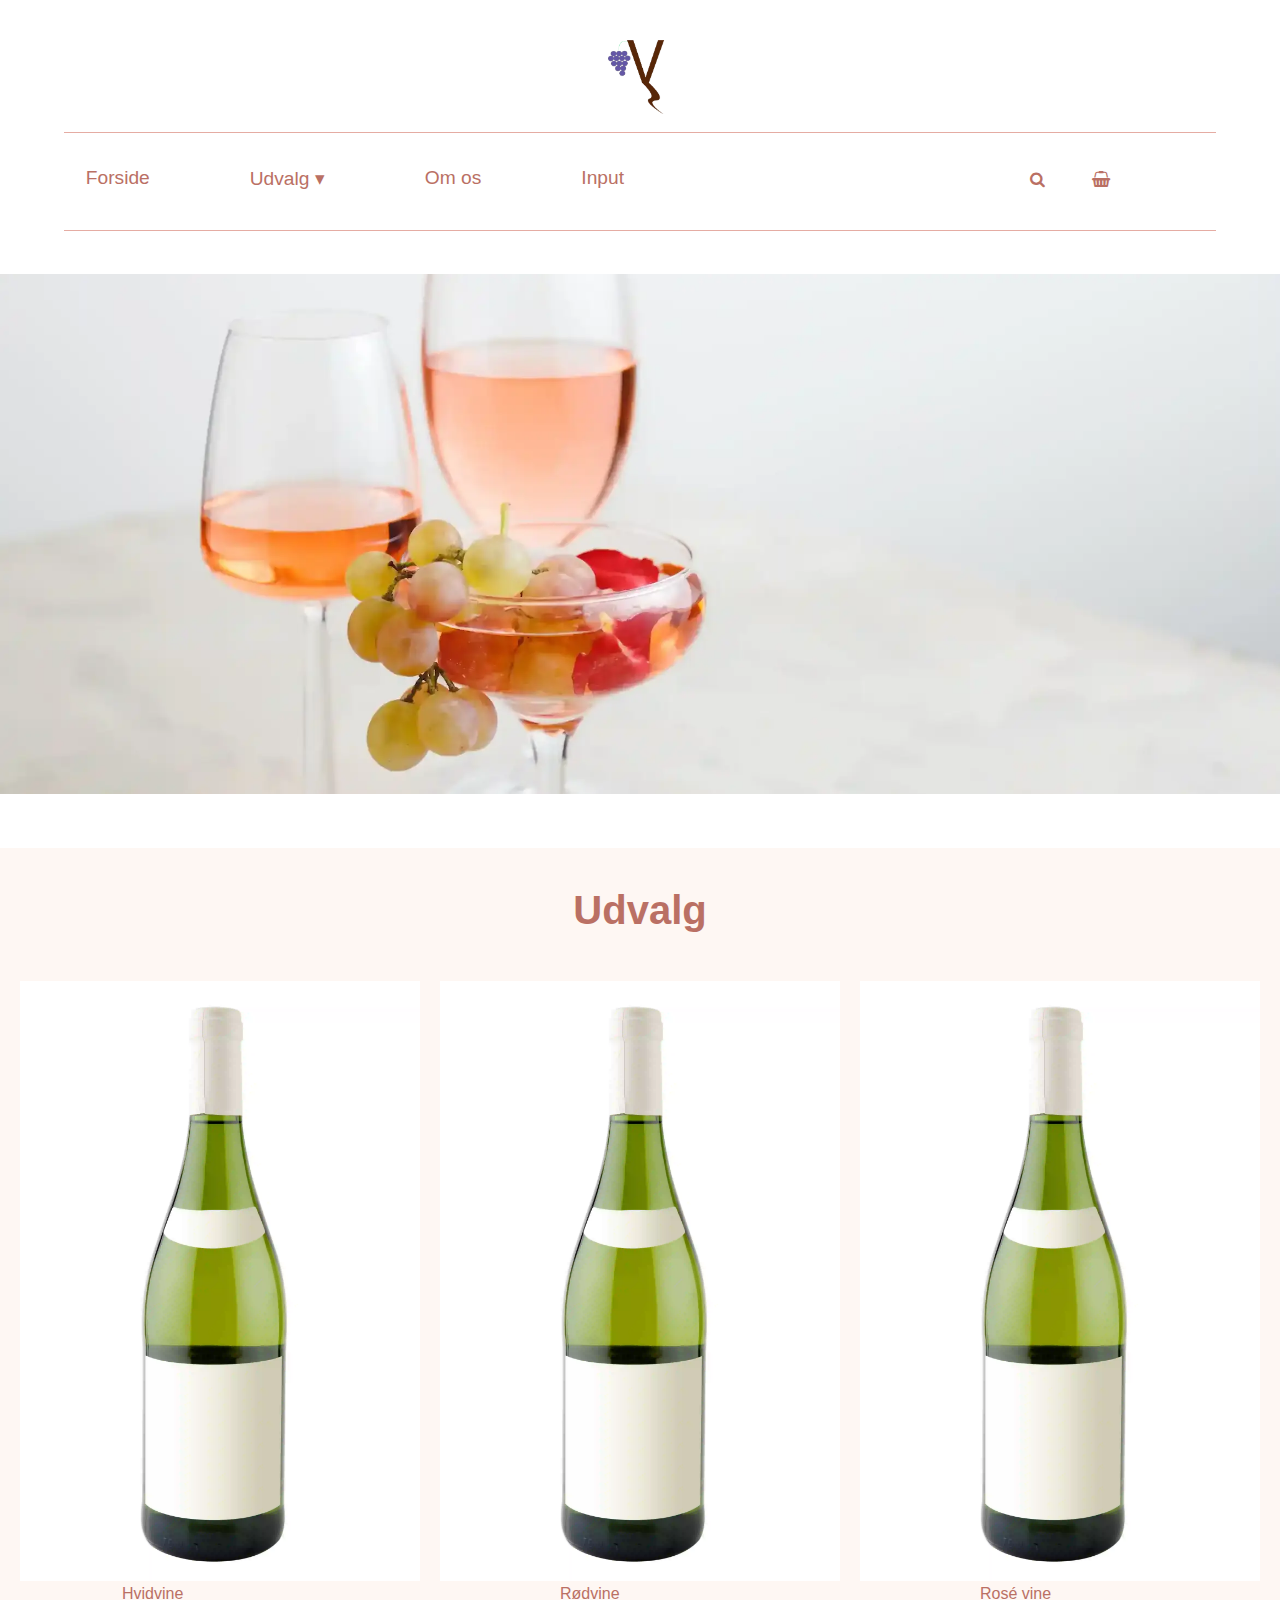
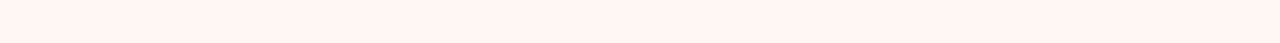
<file: index.html>
<!DOCTYPE html>
<html lang="da">
  <head>
    <meta charset="UTF-8" />
    <meta http-equiv="X-UA-Compatible" content="IE=edge" />
    <meta name="viewport" content="width=device-width, initial-scale=1.0" />
    <title>Vin Druen</title>
    <link rel="stylesheet" href="style.css" />
    <link rel="stylesheet" href="base.css" />
    <link rel="stylesheet" href="forside.css" />
    <link rel="stylesheet" href="https://cdnjs.cloudflare.com/ajax/libs/font-awesome/4.7.0/css/font-awesome.min.css" />
  </head>
  <body>
    <a href="index.html"> <img class="logo" src="img/logo.webp" alt="logo" /></a>
    <br />
    <div class="line"></div>
    <br />
    <header class="banner header">
      <nav>
        <div class="main-menu">
          <button class="toggle-btn">Menu</button>
          <ul>
            <li><a href="index.html">Forside</a></li>
            <li>
              <div class="dropdown">
                <button class="dropbtn">Udvalg ▾</button>
                <div class="dropdown-content">
                  <a href="productlist.html?type=Hvidvin">Hvidvin</a>
                  <a href="productlist.html?type=Rødvin">Rødvin</a>
                  <a href="productlist.html?type=Rosé">Rosé</a>
                  <a href="productlist.html">Naturvin</a>
                </div>
              </div>
            </li>
            <li><a href="om_os.html">Om os</a></li>
            <li><a href="form.html">Input</a></li>
          </ul>
        </div>
        <div class="icons">
          <a class="search" href="#"><i class="fa fa-fw fa-search"></i></a>

          <a class="basket" href="kurv.html"><i class="fa fa-shopping-basket"></i></a>
        </div>
      </nav>
    </header>
    <div class="line"></div>
    <br />
    <main>
      <img class="forside_billede" src="img/forside_billede.webp" alt="Vin og vindruer" />
      <div class="farve">
        <h2>Udvalg</h2>
        <div class="forside_grid_1-1-1">
          <div class="hvidvin">
            <img src="img/vin_flaske.webp" alt="vinflaske" />
            <a class="hvidvineknap" href="productlist.html?type=Hvidvin">Hvidvine</a>
          </div>
          <div class="rødvin">
            <img src="img/vin_flaske.webp" alt="vinflaske" />
            <a class="rodvinknap" href="productlist.html?type=Rødvin">Rødvine</a>
          </div>
          <div class="rosévin">
            <img src="img/vin_flaske.webp" alt="vinflaske" />
            <a class="roseknap" href="productlist.html?type=Rosé">Rosé vine</a>
          </div>
        </div>
      </div>
    </main>

    <script src="forside.js"></script>
    <script src="burgermenu.js"></script>
  </body>
</html>
</file>
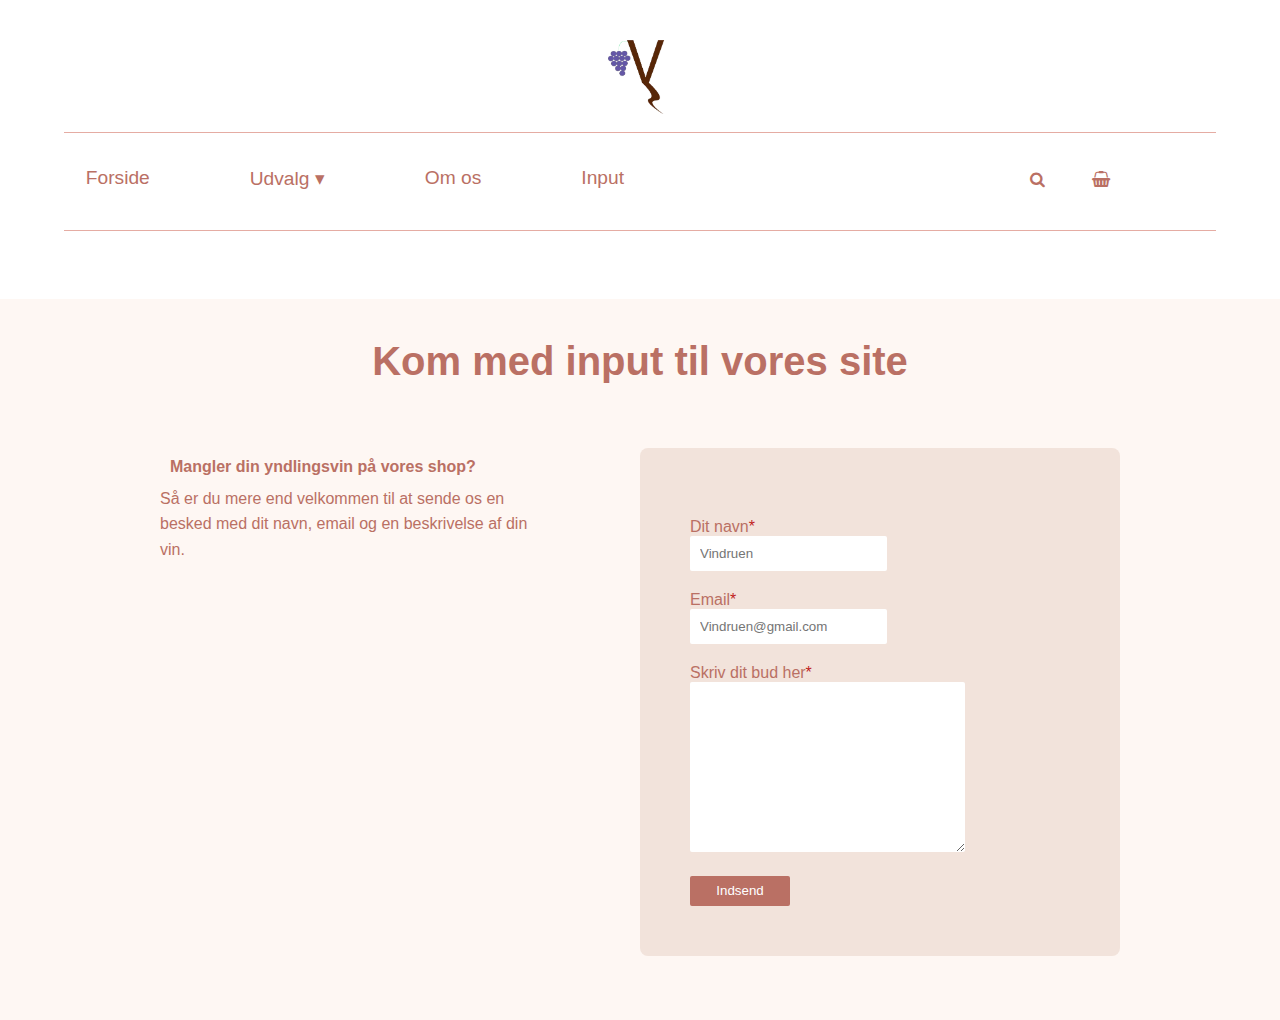
<file: form.html>
<!DOCTYPE html>
<html lang="da">
  <head>
    <meta charset="UTF-8" />
    <meta http-equiv="X-UA-Compatible" content="IE=edge" />
    <meta name="viewport" content="width=device-width, initial-scale=1.0" />
    <title>Vin Druen</title>
    <link rel="stylesheet" href="style.css" />
    <link rel="stylesheet" href="base.css" />
    <link rel="stylesheet" href="forside.css" />
    <link rel="stylesheet" href="https://cdnjs.cloudflare.com/ajax/libs/font-awesome/4.7.0/css/font-awesome.min.css" />
  </head>
  <body>
    <a href="index.html"> <img class="logo" src="img/logo.webp" alt="logo"></a>
    <br />
    <div class="line"></div>
    <br />
    <header class="banner header">
      <nav>
        <div class="main-menu">
          <button class="toggle-btn">Menu</button>
          <ul>
            <li><a href="index.html">Forside</a></li>
            <li>
              <div class="dropdown">
                <button class="dropbtn">Udvalg ▾</button>
                <div class="dropdown-content">
                  <a href="productlist.html?type=Hvidvin">Hvidvin</a>
                  <a href="productlist.html?type=Rødvin">Rødvin</a>
                  <a href="productlist.html?type=Rosé">Rosé</a>
                  <a href="productlist.html">Naturvin</a>
                </div>
              </div>
            </li>
            <li><a href="om_os.html">Om os</a></li>
            <li><a href="form.html">Input</a></li>
          </ul>
        </div>
      </ul>
          <div class="icons">
            <a class="search" href="#"><i class="fa fa-fw fa-search"></i></a>

            <a class="basket" href="kurv.html"><i class="fa fa-shopping-basket"></i></a>
          </div>
      </nav>
    </header>
    <div class="line"></div>
    <br />
    <main>
        <div class="farve">
<h2>Kom med input til vores site</h2>
<div class="form_grid_1-1">
    <div class="oplysninger">
        <h3>Mangler din yndlingsvin på vores shop?</h3>
        <p>Så er du mere end velkommen til at sende os en besked med dit navn, email og en beskrivelse af din vin.</p>
      </div>
    <div class="kontakt">
      <form name="kontakt">
        <div class="form-felt required">
          <label for="navn">Dit navn</label>
          <input type="text" id="navn" name="navn" placeholder="Vindruen" />
        </div>
        <div class="form-felt required">
          <label for="email">Email</label>
          <input type="email" id="email" name="email" placeholder="Vindruen@gmail.com" />
        </div>
        <div class="form-felt required">
          <label for="andet">Skriv dit bud her</label>
          <textarea name="besked" id="besked" cols="30" rows="10"></textarea>
        </div>
        <button type="submit">Indsend</button>
      </form>
    </div>
  </div>
</div>
    </main>
    
    <script src="burgermenu.js"></script>
  </body>
</html>
</file>
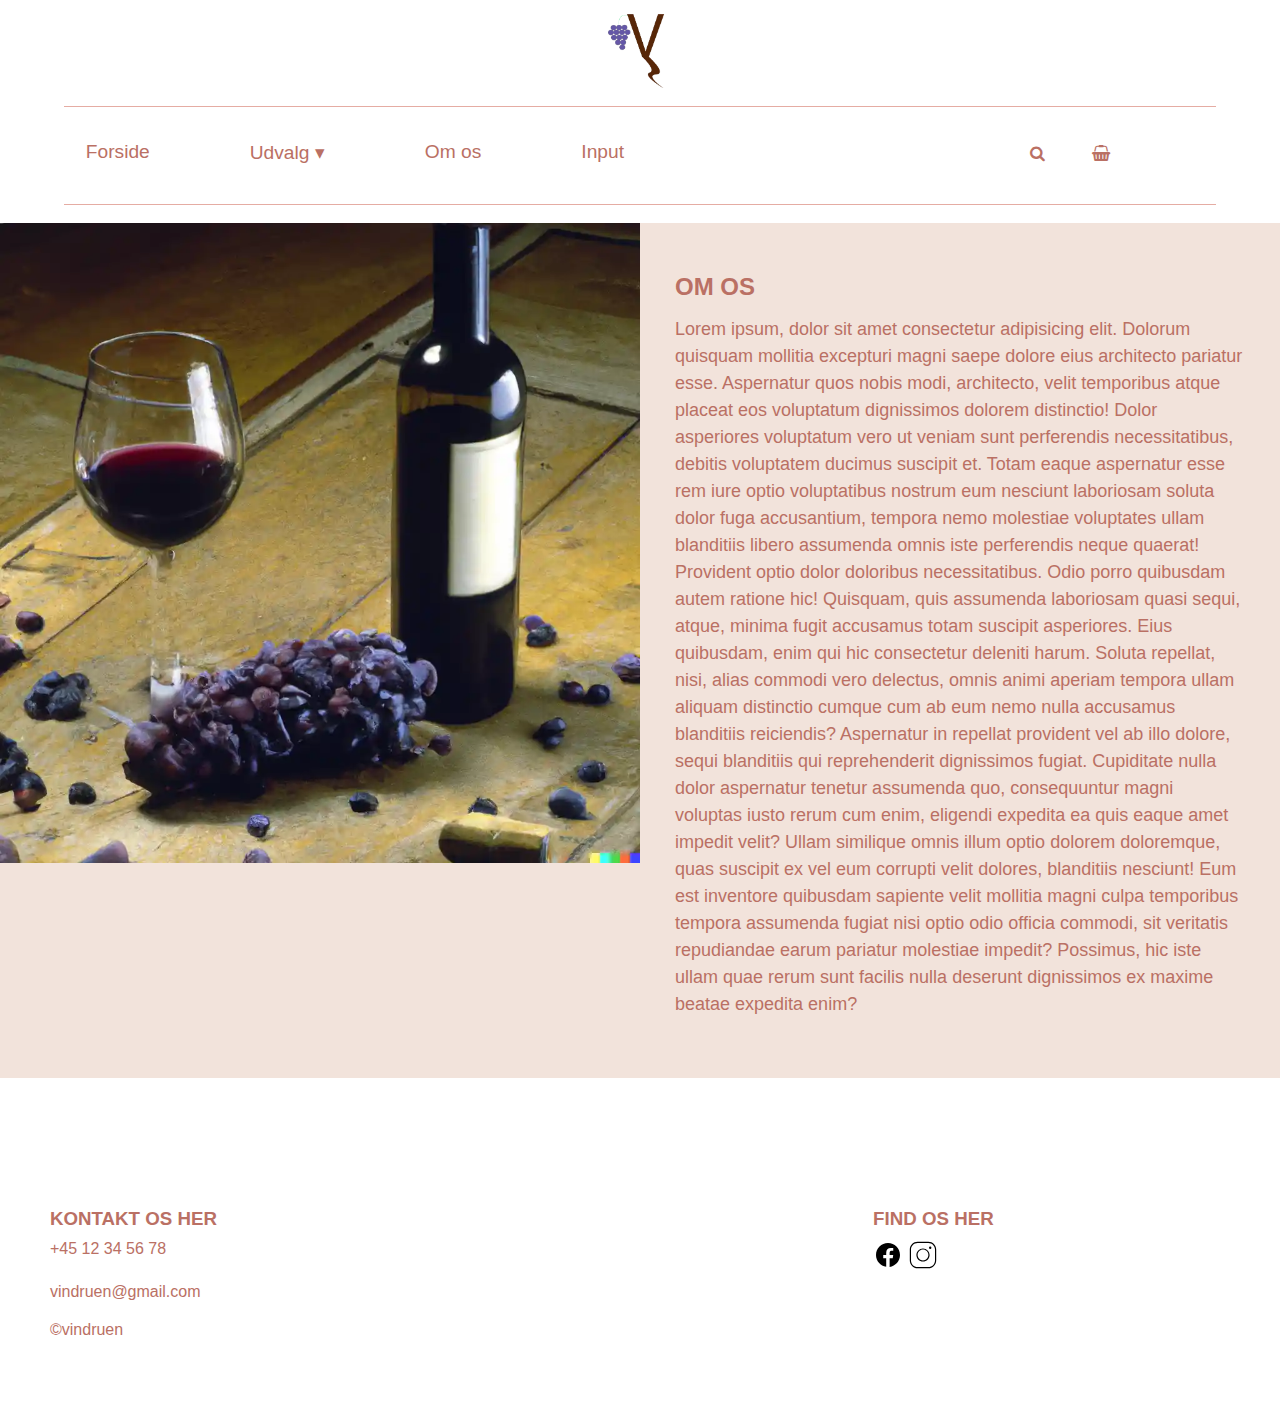
<file: om_os.html>
<!DOCTYPE html>
<html lang="da">
  <head>
    <meta charset="UTF-8" />
    <meta http-equiv="X-UA-Compatible" content="IE=edge" />
    <meta name="viewport" content="width=device-width, initial-scale=1.0" />
    <title>Vin Druen</title>
    <link rel="stylesheet" href="style.css" />
    <link rel="stylesheet" href="base.css" />
    <link rel="stylesheet" href="https://cdnjs.cloudflare.com/ajax/libs/font-awesome/4.7.0/css/font-awesome.min.css" />
  </head>
  <body>
    <a href="index.html"> <img class="logo" src="img/logo.webp" alt="logo"></a>
    <br />
    <div class="line"></div>
    <br />
    <header class="banner header">
      <nav>
        <div class="main-menu">
          <button class="toggle-btn">Menu</button>
          <ul>
            <li><a href="index.html">Forside</a></li>
            <li>
              <div class="dropdown">
                <button class="dropbtn">Udvalg ▾</button>
                <div class="dropdown-content">
                  <a href="productlist.html?type=Hvidvin">Hvidvin</a>
                  <a href="productlist.html?type=Rødvin">Rødvin</a>
                  <a href="productlist.html?type=Rosé">Rosé</a>
                  <a href="productlist.html">Naturvin</a>
                </div>
              </div>
            </li>
            <li><a href="om_os.html">Om os</a></li>
            <li><a href="form.html">Input</a></li>
          </ul>
        </div>
      </ul>
          <div class="icons">
            <a class="search" href="#"><i class="fa fa-fw fa-search"></i></a>

            <a class="basket" href="kurv.html"><i class="fa fa-shopping-basket"></i></a>
          </div>
      </nav>
    </header>
    <div class="line"></div>
    <br />
    <main>
      <section class="about_us">
        <div class="image-coontainer">
          <img src="assets/test.webp" alt="test" />
        </div>
        <div class="content">
          <h2>OM OS</h2>
          <p>
            Lorem ipsum, dolor sit amet consectetur adipisicing elit. Dolorum quisquam mollitia excepturi magni saepe dolore eius architecto pariatur esse. Aspernatur quos nobis modi, architecto, velit temporibus atque placeat eos voluptatum
            dignissimos dolorem distinctio! Dolor asperiores voluptatum vero ut veniam sunt perferendis necessitatibus, debitis voluptatem ducimus suscipit et. Totam eaque aspernatur esse rem iure optio voluptatibus nostrum eum nesciunt laboriosam
            soluta dolor fuga accusantium, tempora nemo molestiae voluptates ullam blanditiis libero assumenda omnis iste perferendis neque quaerat! Provident optio dolor doloribus necessitatibus. Odio porro quibusdam autem ratione hic! Quisquam,
            quis assumenda laboriosam quasi sequi, atque, minima fugit accusamus totam suscipit asperiores. Eius quibusdam, enim qui hic consectetur deleniti harum. Soluta repellat, nisi, alias commodi vero delectus, omnis animi aperiam tempora ullam
            aliquam distinctio cumque cum ab eum nemo nulla accusamus blanditiis reiciendis? Aspernatur in repellat provident vel ab illo dolore, sequi blanditiis qui reprehenderit dignissimos fugiat. Cupiditate nulla dolor aspernatur tenetur
            assumenda quo, consequuntur magni voluptas iusto rerum cum enim, eligendi expedita ea quis eaque amet impedit velit? Ullam similique omnis illum optio dolorem doloremque, quas suscipit ex vel eum corrupti velit dolores, blanditiis
            nesciunt! Eum est inventore quibusdam sapiente velit mollitia magni culpa temporibus tempora assumenda fugiat nisi optio odio officia commodi, sit veritatis repudiandae earum pariatur molestiae impedit? Possimus, hic iste ullam quae rerum
            sunt facilis nulla deserunt dignissimos ex maxime beatae expedita enim?
          </p>
        </div>
      </section>
    </main>
    <footer class="all_footer">
      <div class="footer_left">
        <h3>KONTAKT OS HER</h3>

        <div class="phone_number">
          <p>+45 12 34 56 78</p>
        </div>
        <div>
          <p class="email"><a class="email_link" href="mailto:vindruen@gmail.com">vindruen@gmail.com</a></p>
        </div>

        <p class="company_name">©vindruen</p>
      </div>

      <div class="footer_center"></div>
      <div class="footer_right">
        <h3>FIND OS HER</h3>
        <div class="footer_icons">
          <a
            ><i> <img src="assets/facebook.svg" alt="fb" /> </i
          ></a>
          <a
            ><i> <img src="assets/insta.svg" alt="insta" /> </i
          ></a>
        </div>
      </div>
    </footer>
  </body>
</html>
</file>
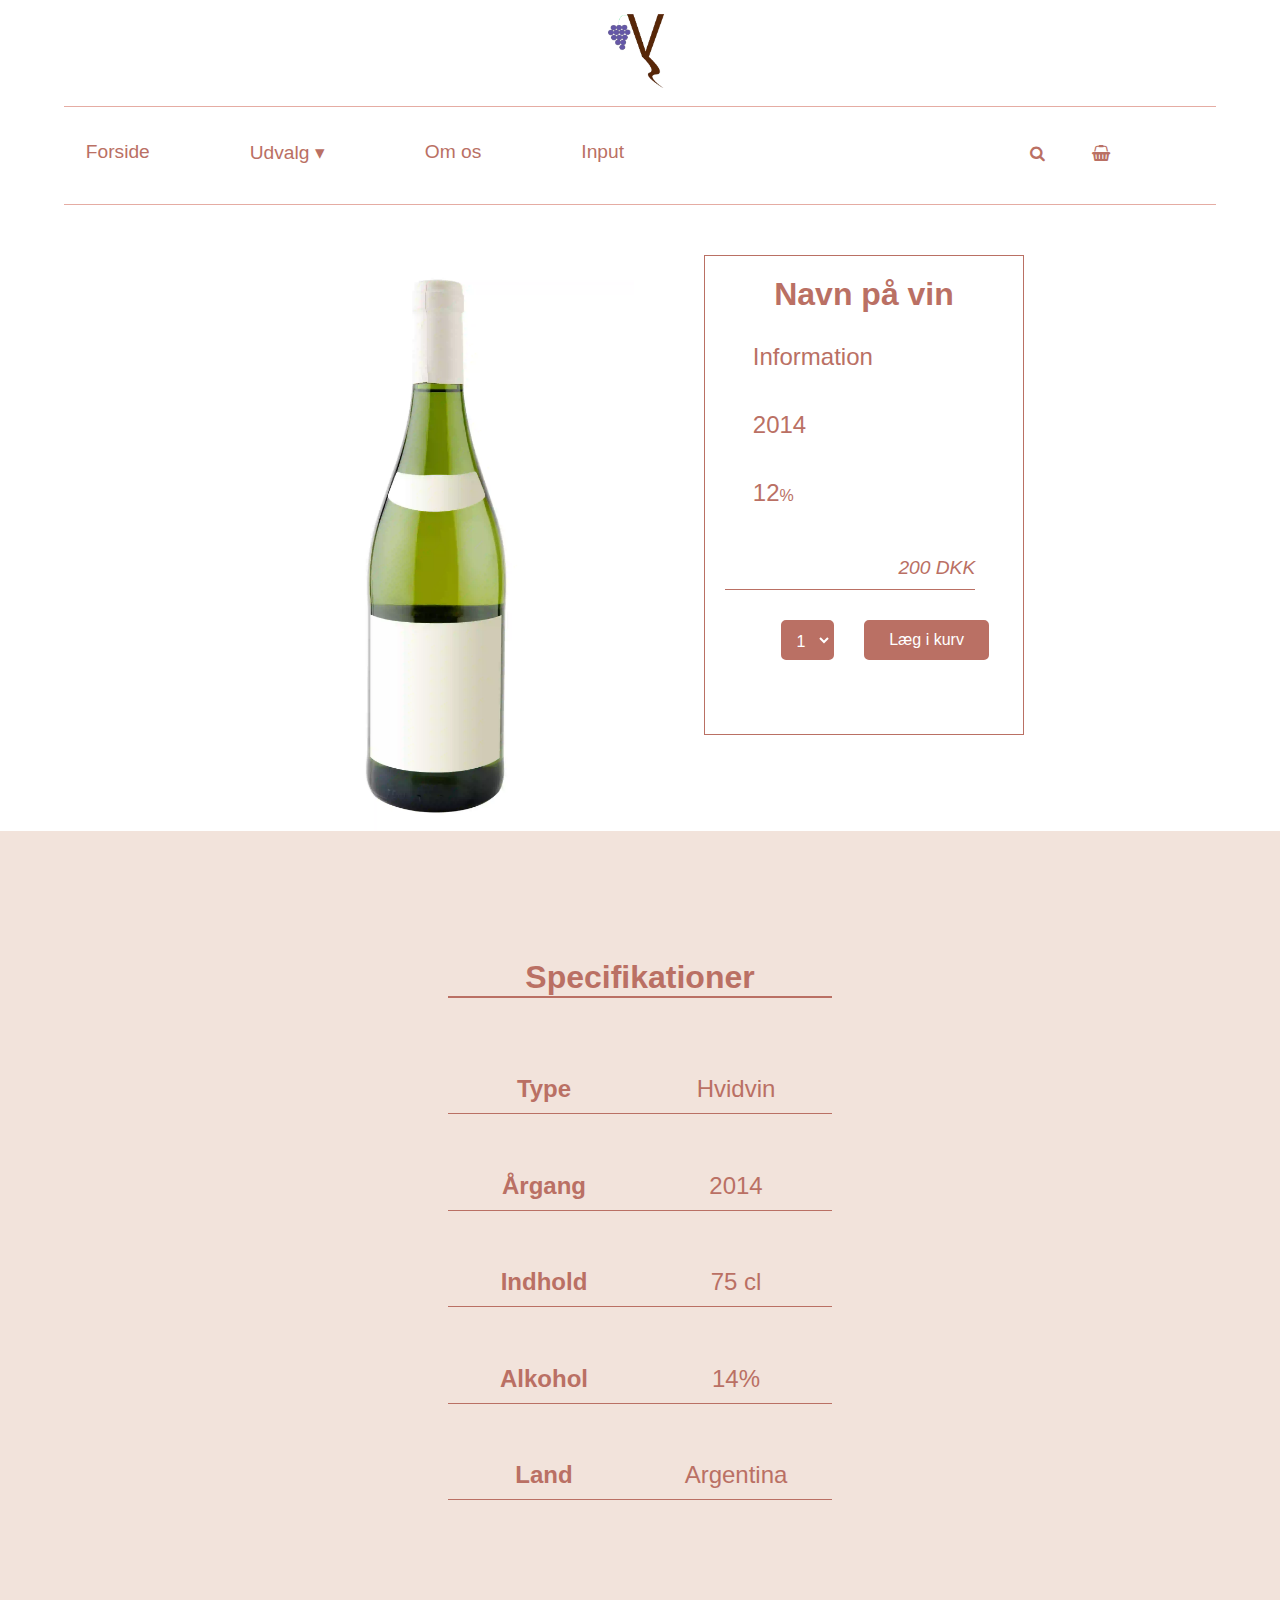
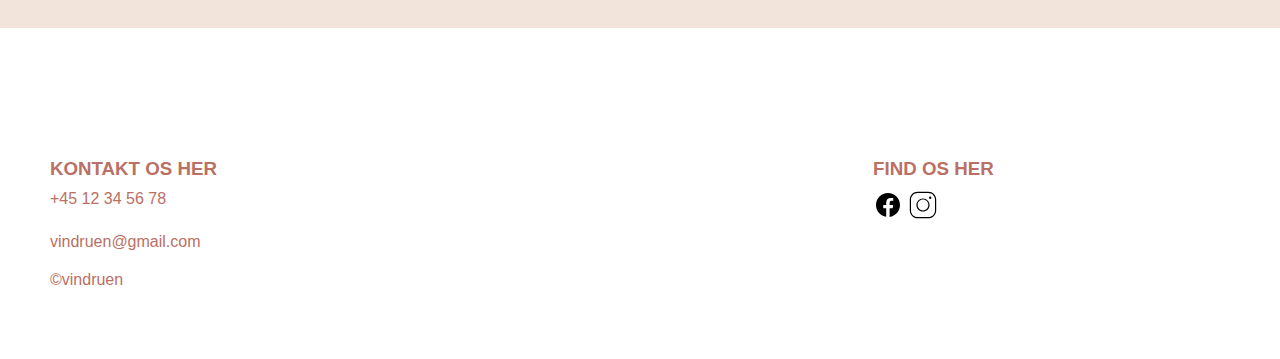
<file: product.html>
<!DOCTYPE html>
<html lang="da">
  <head>
    <meta charset="UTF-8" />
    <meta http-equiv="X-UA-Compatible" content="IE=edge" />
    <meta name="viewport" content="width=device-width, initial-scale=1.0" />
    <title>Vin Druen</title>
    <link rel="stylesheet" href="style.css" />
    <link rel="stylesheet" href="base.css" />
    <link rel="stylesheet" href="https://cdnjs.cloudflare.com/ajax/libs/font-awesome/4.7.0/css/font-awesome.min.css" />
  </head>
  <body>
    <a href="index.html"> <img class="logo" src="img/logo.webp" alt="logo" /></a>
    <br />
    <div class="line"></div>
    <br />
    <header class="banner header">
      <nav>
        <div class="main-menu">
          <button class="toggle-btn">Menu</button>
          <ul>
            <li><a href="index.html">Forside</a></li>
            <li>
              <div class="dropdown">
                <button class="dropbtn">Udvalg ▾</button>
                <div class="dropdown-content">
                  <a href="productlist.html?type=Hvidvin">Hvidvin</a>
                  <a href="productlist.html?type=Rødvin">Rødvin</a>
                  <a href="productlist.html?type=Rosé">Rosé</a>
                  <a href="productlist.html">Naturvin</a>
                </div>
              </div>
            </li>
            <li><a href="om_os.html">Om os</a></li>
            <li><a href="form.html">Input</a></li>
          </ul>
        </div>

        <div class="icons">
          <a class="search" href="#"><i class="fa fa-fw fa-search"></i></a>

          <a class="basket" href="kurv.html"><i class="fa fa-shopping-basket"></i></a>
        </div>
      </nav>
    </header>
    <div class="line"></div>
    <br />
    <main class="baggrundsfarve">
      <div class="grid_1-1">
        <img class="image" src="img/vin_flaske.webp" alt="Vin" />
        <div class="info_box">
          <h2 class="name">Navn på vin</h2>
          <!--VIGTIGT !! Brug den første klasse på p-elementerne til JS>
            </ den anden som hedder style er til styling OG brug klassen price til js price2 er til styling!!-->
          <p><span class="info info_style">Information</span></p>
          <p><span class="year year_style">2014</span></p>
          <p><span class="alkohol alkohol_style">12</span>%</p>
          <p class="price2"><span class="price">200</span> DKK</p>
          <div class="knap_grid">
            <form>
              <label>
                <select name="number" id="number">
                  <option>1</option>
                  <option>2</option>
                  <option>3</option>
                  <option>4</option>
                  <option>5</option>
                  <option>6</option>
                </select>
              </label>
            </form>
            <button>Læg i kurv</button>
          </div>
        </div>
      </div>

      <div class="information">
        <h3>Specifikationer</h3>
        <div class="specifikationer_grid_1-1">
          <h4>Type</h4>
          <p><span class="type"> Hvidvin</span></p>
          <h4>Årgang</h4>
          <p><span class="year"> 2014 </span></p>
          <h4>Indhold</h4>
          <p><span class="indhold"> 75 cl </span></p>
          <h4>Alkohol</h4>
          <p><span class="alkohol">14</span>%</p>
          <h4>Land</h4>
          <p><span class="land">Argentina</span></p>
        </div>
      </div>
    </main>
    <footer class="all_footer">
      <div class="footer_left">
        <h3>KONTAKT OS HER</h3>

        <div class="phone_number">
          <p>+45 12 34 56 78</p>
        </div>
        <div>
          <p class="email"><a class="email_link" href="mailto:vindruen@gmail.com">vindruen@gmail.com</a></p>
        </div>

        <p class="company_name">©vindruen</p>
      </div>

      <div class="footer_center"></div>
      <div class="footer_right">
        <h3>FIND OS HER</h3>
        <div class="footer_icons">
          <a
            ><i> <img src="assets/facebook.svg" alt="fb" /> </i
          ></a>
          <a
            ><i> <img src="assets/insta.svg" alt="insta" /> </i
          ></a>
        </div>
      </div>
    </footer>
    <script src="product.js"></script>
    <script src="burgermenu.js"></script>
  </body>
</html>
</file>
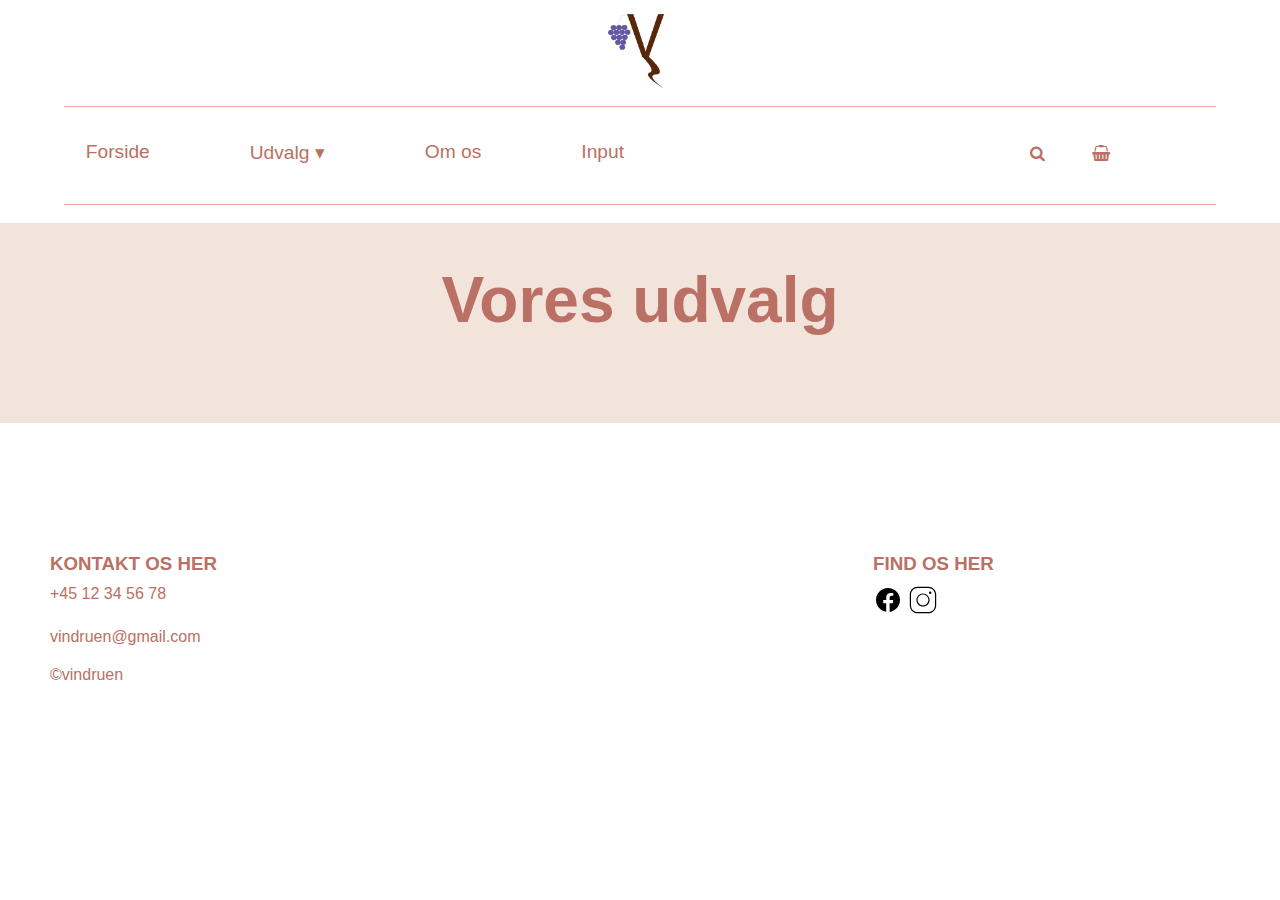
<file: productlist.html>
<!DOCTYPE html>
<html lang="da">
  <head>
    <meta charset="UTF-8" />
    <meta http-equiv="X-UA-Compatible" content="IE=edge" />
    <meta name="viewport" content="width=device-width, initial-scale=1.0" />
    <title>Vin Druen</title>
    <link rel="stylesheet" href="style.css" />
    <link rel="stylesheet" href="base.css" />
    <link rel="stylesheet" href="https://cdnjs.cloudflare.com/ajax/libs/font-awesome/4.7.0/css/font-awesome.min.css" />
  </head>
  <body class="productlist">
    <a href="index.html"> <img class="logo" src="img/logo.webp" alt="logo"></a>
    <br />
    <div class="line"></div>
    <br />
    <header class="banner header">
      <nav>
        <div class="main-menu">
          <button class="toggle-btn">Menu</button>
          <ul>
            <li><a href="index.html">Forside</a></li>
            <li>
              <div class="dropdown">
                <button class="dropbtn">Udvalg ▾</button>
                <div class="dropdown-content">
                  <a href="productlist.html?type=Hvidvin">Hvidvin</a>
                  <a href="productlist.html?type=Rødvin">Rødvin</a>
                  <a href="productlist.html?type=Rosé">Rosé</a>
                  <a href="productlist.html">Naturvin</a>
                </div>
              </div>
            </li>
            <li><a href="om_os.html">Om os</a></li>
            <li><a href="form.html">Input</a></li>
          </ul>
        </div>
      </ul>
          <div class="icons">
            <a class="search" href="#"><i class="fa fa-fw fa-search"></i></a>

            <a class="basket" href="kurv.html"><i class="fa fa-shopping-basket"></i></a>
          </div>
      </nav>
    </header>
    <div class="line"></div>
    <br />
    <main>
      <div class="overskrift">
        <h2>Vores udvalg</h2>
      </div>
      <div class="template grid_1-1-1-1">

        <template id="templatevin">
          <div class="productcontainer">
          <article class="product">
            <a class="read_more" href="product.html">
              <img class="item" src="https://d2gg9evh47fn9z.cloudfront.net/1600px_COLOURBOX2329594.jpg" alt="navn på vin" />
            </a>
              <h4 class="name">Navn på vin</h4>
            <div class="test">
            <p><span class="price"> 200</span> DKK</p>
          </div>
            <button class="buy"><a href="product.html">Køb</a></button>
            
          </article>
          <p class="product-item-banner accent-text">Udsolgt</p>
        </div>
        </template>
      </div>
    </main>

    <footer class="all_footer">
      <div class="footer_left">
        <h3>KONTAKT OS HER</h3>

        <div class="phone_number">
          <p>+45 12 34 56 78</p>
        </div>
        <div>
          <p class="email"><a class="email_link" href="mailto:vindruen@gmail.com">vindruen@gmail.com</a></p>
        </div>

        <p class="company_name">©vindruen</p>
      </div>

      <div class="footer_center"></div>
      <div class="footer_right">
        <h3>FIND OS HER</h3>
        <div class="footer_icons">
          <a
            ><i> <img src="assets/facebook.svg" alt="fb" /> </i
          ></a>
          <a
            ><i> <img src="assets/insta.svg" alt="insta" /> </i
          ></a>
        </div>
      </div>
    </footer>
    <script src="productlist.js"></script>
    <script src="burgermenu.js"></script>
  </body>
</html>
</file>
<file: style.css>
* {
  box-sizing: border-box;
  margin: 0;
  padding: 0;
  font-family: Arial, Helvetica, sans-serif;
}
html {
  --background-color: #fef7f3;
  --text-color: #ba7064;
  --hover-color: #c3a39d;
}

body {
  background-color: white;
  color: var(--text-color);
}
main {
  background-color: #f2e3db;
}

img {
  /* display: block; */
  max-width: 100%;
  height: auto;
}
.test {
  display: flex;
  gap: 10px;
  margin-inline: auto;
}
h1 {
  font-size: 2.5rem;
  letter-spacing: -0.2rem;
  margin-right: 500px;
  text-shadow: 5px 5px 4px rgba(0, 0, 0, 0.329);
}

.kurvetekst {
  text-align: center;
}

.buy {
  background-color: #ba7064;
  border: #ba7064;
  border-radius: 1em;
  width: 4em;
  height: 2em;
  margin-inline: auto;
}

.buy a {
  color: #fef7f3;
  font-weight: bold;
}

/* Header styling */
.line {
  height: 1px;
  width: 90%;
  background-color: #e5aca3;
  margin-inline: auto;
}
header {
  top: 0;
  padding: 0px;
  display: flex;
  justify-content: center;
  z-index: 2;
  background-color: white;
}
header nav ul {
  display: flex;
  list-style: none;
  margin: 0;
  padding: 1rem 1rem;
  padding-bottom: 40px;
  gap: 100px;
  text-align: center;
  font-size: 1.2rem;
}
a {
  text-decoration: none;
  font-weight: lighter;
  color: var(--text-color);
}

a:hover {
  color: var(--hover-color);
}

.search {
  padding-right: 40px;
}
.icons {
  text-align: right;
  padding: 20px 100px 20px 20px;
}

nav {
  display: grid;
  grid-template-columns: 1fr 1fr;
}
/* Dropdown Button */
.dropbtn {
  background-color: white;
  color: var(--text-color);
  border: none;

  text-decoration: none;
  font-weight: lighter;
  font-size: 1.2rem;
}

.dropdown {
  position: relative;
  display: inline-block;
}

.dropdown-content {
  display: none;
  position: absolute;
  background-color: rgba(255, 255, 255, 0.545);
  min-width: 160px;
  box-shadow: 0px 8px 16px 0px rgba(0, 0, 0, 0.2);
  z-index: 2;
}

.dropdown-content a {
  color: var(--text-color);
  padding: 12px 16px;
  text-decoration: none;
  display: block;
  background-color: rgba(255, 255, 255, 0.545);
}

.dropdown:hover .dropdown-content {
  display: block;
}

.dropdown:hover .dropbtn {
  color: var(--hover-color);
}

a:hover {
  color: var(--hover-color);
}

.main-menu ul {
  list-style: none;
  display: flex;
  justify-content: space-between;
}

/* burgermenu */
.toggle-btn {
  background: transparent;
  color: var(--tekst-color);
  font-weight: lighter;
  text-transform: uppercase;
  border: none;
  min-width: 44px;
  min-height: 44px;
  font-size: 18px;
  cursor: pointer;
  display: none;
}

@media (max-width: 1200px) {
  header nav ul {
    padding: 1rem 1rem;
    gap: 40px;
  }
  .icons {
    padding: 20px 200px 20px 20px;
  }
}

@media (max-width: 1000px) {
  header nav ul {
    padding: 1rem 1rem;
    gap: 16px;
  }

  .icons {
    padding: 20px 180px 20px 20px;
  }
}

@media (max-width: 650px) {
  header nav ul {
    display: flex;
    list-style: none;
    margin: 0;
    padding: 1rem 1rem;
    padding-bottom: 40px;
    gap: 40px;
    text-align: center;
  }

  nav {
    display: grid;
    grid-template-columns: 1fr 1fr 1fr;
  }
  .search {
    padding-right: 20px;
  }
  .icons {
    text-align: right;
    padding: 20px 20px 20px 20px;
  }

  .toggle-btn {
    display: block;
    color: var(--text-color);
  }

  .main-menu {
    display: contents;
  }

  .main-menu ul {
    display: none;
  }

  .main-menu.shown ul {
    padding-top: 1rem;
    display: flex;

    flex-flow: column;
    flex-basis: 100%;
  }

  .dropdown-content {
    display: none;
    position: absolute;
    background-color: white;
    min-width: 160px;
    box-shadow: 0px 8px 16px 0px rgba(0, 0, 0, 0.2);

    margin-left: 70px;
    margin-top: -100px;
  }
}

/* ---------------------------------------------------------footer start------------------------------------- */

@media (max-height: 800px) {
  footer {
    position: static;
  }
  header {
    padding-top: 40px;
  }
}

.productlist main {
  display: grid;
  grid-template-columns: repeat(auto-fill, minmax(150px, 300px));
  justify-content: center;
}

.productlist article {
  display: flex;
  flex-direction: column;
}

body h4 {
  text-align: center;
}

.information {
  text-align: center;
}

/* ------------------------------sold out feat start---------------------------- */

.product-item-banner {
  top: 100%;
  right: 900px;
  left: 0;
  padding: 0.15em 0 0.25em;
  margin: -0.95em 0 0;
  font-size: 1.125em;
  color: #ba7064;
  text-align: center;
  background-color: #f2e3db;
}
.product {
  /* position: relative; */
  min-height: 100px;
  text-align: center;
  margin: 40px 20px 20px 20px;
}
.accent-text {
  /* font-family:  */
  letter-spacing: 0.1em;
  text-transform: uppercase;
}

.product-item-banner a {
  text-decoration: none;
}

/* --------------------sold out feat slut------------------ */

/* ----------------------footer start----------------------- */
.all_footer {
  box-sizing: border-box;
  width: 100%;
  text-align: left;
  padding: 50px 50px 60px 50px;
  margin-top: 80px;
}

.all_footer .footer_left,
.all_footer .footer_center,
.all_footer .footer_right {
  display: inline-block;
  vertical-align: top;
}

/* Footer left */

.footer_left {
  width: 30%;
}

.all_footer h3 {
  color: #ba7064;

  margin: 0;
}
.phone_number {
  padding-top: 10px;
  color: #ba7064;
}
.email {
  padding-top: 15px;
}
.email_link {
  color: #ba7064;
}

/* Footer links */

.company_name {
  margin: 0;
  padding-top: 10px;
}

/* Footer Center */

.footer_center {
  width: 39%;
}

/* Footer Right */

.footer_right {
  width: 30%;
}

.footer_icons {
  padding-top: 10px;
}

@media (max-width: 1000px) {
  .footer_all .footer_left,
  .footer_all .footer_center,
  .footer_all .footer_right {
    display: block;
    width: 100%;
    margin-bottom: 40px;
    text-align: center;
  }

  .footer-center i {
    margin-left: 0;
  }
  .about_us {
    flex-direction: column;
  }
  .about_us img {
    flex: 0 100%;
    max-width: 100%;
  }
  .content {
    flex: 0 100%;
    max-width: 100%;
    padding: 15px;
  }
}

/* -----------------------------------------footer slut----------------------------------- */

/* -----------------------------------------om os start----------------------------------------- */
.heading {
  text-align: center;
  margin-top: 25px;
}
.heading h1 {
  font-size: 50px;
  color: #ba7064;
  margin-bottom: 10px;
}
.harding p {
  font-size: 20px;
  color: #ba7064;
  margin-bottom: 50px;
}
.about_us {
  display: flex;
  flex-wrap: wrap;
  align-items: flex-start;
}
.image-coontainer {
  flex: 1 1 350px;
}
.content {
  flex: 1 1 350px;
  padding: 35px;
}
.content h2 {
  color: #ba7064;
  font-size: 24px;
  margin: 15px 0px;
}
.content p {
  color: #ba7064;
  font-size: 18px;
  line-height: 1.5;
  margin: 15px 0px;
}
/* ------------------------------------ om os slut-------------------------- */

/* Form side */
.form_grid_1-1 {
  display: grid;
  grid-template-columns: 1fr 1fr;
}
.farve {
  background-color: var(--background-color);
}

.farve h2 {
  font-size: 2.5rem;
}

.farve h3 {
  font-size: 1rem;
  text-transform: none;
  text-align: left;
}

.farve p {
  max-width: 80%;
  line-height: 1.6rem;
}

.oplysninger {
  margin-left: 25%;
  margin-top: 10%;
}
.form_grid_1-1 form {
  margin-bottom: 5%;
  border-radius: 8px;
  background-color: #f2e3db;
  margin: 10% 25% 10% 0%;
  padding: 50px;
}

.form-felt label {
  display: block;
}

.form-felt {
  margin-block: 20px;
  color: var(--text-color);
}

form input {
  border: none;
  border-radius: 2px;
  padding: 10px;
}

form textarea {
  border: none;
  border-radius: 2px;
  padding: 10px;
}

form button {
  border-radius: 2px;
  border: 2px solid var(--text-color);
  height: 30px;
  width: 100px;
  background-color: var(--text-color);
  color: white;
}

.required label:after {
  content: "*";
  color: rgb(193, 30, 30);
}

@media (max-width: 900px) {
  .form_grid_1-1 {
    display: grid;
    grid-template-columns: 1fr;
  }

  .form_grid_1-1 form {
    margin-bottom: 5%;
    border-radius: 8px;
    background-color: #f2e3db;
    margin: 10% 25% 10% 20%;
    padding: 50px;
  }
  .farve h2 {
    font-size: 2rem;
  }
  .farve h3 {
    font-size: 1rem;
    text-transform: none;
  }

  .farve p {
    max-width: 60%;
    line-height: 1.6rem;
  }
  .oplysninger {
    margin-left: 20%;
    margin-top: 10%;
  }
}

@media (max-width: 650px) {
  .form_grid_1-1 form {
    margin-bottom: 5%;
    border-radius: 8px;
    background-color: #f2e3db;
    margin: 10% 10% 10% 10%;
    padding: 20px;
  }
  .farve h2 {
    font-size: 1.5rem;
  }
  .farve h3 {
    font-size: 1rem;
    text-transform: none;
    margin-left: 0px;
  }

  .farve p {
    max-width: 90%;
    line-height: 1.6rem;
  }

  .oplysninger {
    margin-left: 10%;
    margin-top: 10%;
  }
}

/* Form side slut */

@media (max-width: 1000px) {
  h1 {
    margin-right: 200px;
  }
}

@media (max-width: 900px) {
  h1 {
    margin-right: 150px;
  }
}

@media (max-width: 650px) {
  h1 {
    margin-right: 10px;
  }
  footer {
    font-size: 0.9rem;
  }
}

/* ------------------------------------ grid på produklisten start-------------------------- */

.grid_1-1-1-1 {
  display: grid;
  grid-template-columns: 1fr 1fr 1fr 1fr;
  width: 85vw;
}
/* ------------------------------------ grid på produklisten slut-------------------------- */

.hvidvineknap {
  margin-left: 102px;
}

.rodvinknap {
  margin-left: 120px;
}

.roseknap {
  margin-left: 120px;
}

.productcontainer {
  display: grid;
  align-items: center;
}
.productcontainer > * {
  grid-column: 1;
  grid-row: 1;
}

/* product side */
.baggrundsfarvel {
  background-color: var(--background-color);
}

.grid_1-1 {
  display: grid;
  grid-template-columns: 1fr 1fr;
  background-color: white;
}

.grid_1-1 h2 {
  font-size: 2rem;
  text-align: center;
}

.image {
  margin-left: 250px;
  margin-top: 5%;
  width: 60%;
}

.info_box {
  display: flex;
  gap: 30px;
  flex-direction: column;
  border: 1px solid var(--text-color);
  background-color: white;
  margin: 5%;
  margin-left: 10%;
  padding: 20px;
  width: 50%;
  height: 480px;
}

.price2 {
  font-size: 1.2rem;
  text-align: right;
  margin-right: 10%;
  font-style: italic;
  font-weight: 100;
  margin-top: 10px;
  border-bottom: 1px solid var(--text-color);
}

.info_style,
.year_style,
.alkohol_style {
  margin-left: 10%;
  font-size: 1.5rem;
  font-weight: lighter;
}
.info_box form {
  background-color: white;
}
select {
  min-width: 30%;
  margin-left: 40%;
  padding: 10px;
  font-size: 1rem;
  border: 2px solid var(--text-color);
  border-radius: 5px;
  color: rgb(255, 255, 255);
  height: 40px;
  background-color: var(--text-color);
}

.info_box button {
  display: block;
  font-size: 1rem;
  width: 90%;
  padding: 8px;
  margin-left: 0;
  border: 2px solid var(--text-color);
  border-radius: 5px;
  color: rgb(255, 255, 255);
  height: 40px;
  background-color: var(--text-color);
}

.knap_grid {
  display: grid;
  grid-template-columns: 1fr 1fr;
}

.information h3 {
  font-size: 2rem;
  border-bottom: 2px solid var(--text-color);
}
.specifikationer_grid_1-1 {
  display: grid;
  grid-template-columns: 1fr 1fr;
  margin-top: 5%;
}

.information {
  margin-top: 10%;
  padding-bottom: 10%;
  width: 30%;
  margin-inline: auto;
}

.information h4 {
  font-size: 1.5rem;
  padding-top: 30%;
  border-bottom: 1px solid var(--text-color);
}

.information p {
  margin-left: 0%;
  font-size: 1.5rem;
  padding-top: 30%;
  border-bottom: 1px solid var(--text-color);
}
@media (max-width: 1200px) {
  .info_box {
    display: flex;
    gap: 30px;
    flex-direction: column;
    border: 1px solid var(--text-color);
    background-color: white;
    margin: 5%;
    margin-left: 10%;
    padding: 20px;
    width: 60%;
    height: 480px;
  }
}

@media (max-width: 900px) {
  .grid_1-1 {
    display: grid;
    grid-template-columns: 1fr;
  }
}

@media (max-width: 650px) {
  .image {
    margin-inline: auto;
    margin-top: 5%;
    width: 80%;
  }
  .grid_1-1 h2 {
    font-size: 1.5rem;
  }

  .info_box {
    margin-inline: auto;
    gap: 20px;
    height: 400px;
  }

  .info_style,
  .year_style,
  .alkohol_style {
    font-size: 1.2rem;
  }

  .information h3 {
    font-size: 1.8rem;
    border-bottom: 2px solid var(--text-color);
  }
  .specifikationer_grid_1-1 {
    display: grid;
    grid-template-columns: 1fr 1fr;
    margin-top: 5%;
  }

  .information {
    margin-top: 10%;
    padding-bottom: 10%;
    width: 50%;
    margin-inline: auto;
  }

  .information h4 {
    font-size: 1.2rem;
    padding-top: 30%;
    border-bottom: 1px solid var(--text-color);
  }

  .information p {
    font-size: 1.2rem;
    padding-top: 30%;
    border-bottom: 1px solid var(--text-color);
  }
}

/* logo */

.logo {
  width: 5%;
  display: block;
  margin-left: auto;
  margin-right: auto;
}
</file>
<file: base.css>
.item {
  width: 100%;
  height: auto;
}

.read_more a:hover {
  border: 4px solid white;
}

h2 {
  font-size: 4rem;
  color: #ba7064;
}

.overskrift {
  text-align: center;
  padding-top: 40px;
  background-color: #f2e3db;
  height: 200px;
  grid-column: 1/6;
  grid-row: 1/1;
}

.overskrift h3 {
  text-align: center;
  padding-top: 25px;
  text-transform: uppercase;
}

p {
  padding-bottom: 10px;
}

.grid_1-1-1-1 a {
  font-weight: bold;
}

.price_discount_2 {
  text-decoration: line-through;
  font-style: italic;
  font-size: small;
  padding-top: 2px;
  color: #e5aca3;
}

.discount {
  display: none;
  gap: 40px;
}

.discount p:last-child {
  background-color: rgb(246, 110, 110);
  padding: 5px;
  font-weight: 700;
}

article.soldOut a::before {
  content: "Udsolgt";
  font-weight: bold;

  position: absolute;
  bottom: 80%; /* At the bottom. Use top:0 to append it to the top */
  background: rgb(0, 0, 0); /* Fallback color */
  background: rgba(71, 71, 71, 0.45); /* Black background with 0.5 opacity */
  color: rgb(255, 255, 255); /* Grey text */
  /* max-width: 258px; */
  width: 40%; /* Full width */
  padding: 20px; /* Some padding */
  z-index: 1;
}

article.soldOut a img {
  opacity: 0.5;
}

article.onSale .discount {
  display: flex;
  gap: 40px;
}

@media (max-width: 650px) {
  .grid_1-1-1-1 {
    display: grid;
    grid-template-columns: 1fr;
  }
  .product {
    margin-inline: auto;
    padding: 5%;
  }
}
</file>
<file: forside.css>
html {
  --background-color: #fef7f3;
  --text-color: #ba7064;
  --hover-color: #c3a39d;
}

img {
  width: 100%;
  height: auto;
  margin-top: 2%;
}

body {
  background-color: white;
}
main {
  background-color: white;
}

/* Header styling 
.line {
  height: 1px;
  width: 90%;
  background-color: #e5aca3;
  margin-inline: auto;
}
header {
  top: 0;
  padding: 0px;
  display: flex;
  justify-content: center;
  z-index: 2;
  background-color: white;
}
header nav ul {
  display: flex;
  list-style: none;
  margin: 0;
  padding: 1rem 1rem;
  padding-bottom: 40px;
  gap: 200px;
  text-align: center;
  font-size: 1.2rem;
}
a {
  text-decoration: none;
  font-weight: lighter;
  color: var(--text-color);
}

a:hover {
  color: var(--hover-color);
}

.search {
  padding-right: 40px;
}
.icons {
  text-align: right;
  padding: 20px 100px 20px 20px;
}

nav {
  display: grid;
  grid-template-columns: 1fr 1fr;
}
/* Dropdown Button 
.dropbtn {
  background-color: white;
  color: var(--text-color);
  border: none;

  text-decoration: none;
  font-weight: lighter;
  font-size: 1.2rem;
}

.dropdown {
  position: relative;
  display: inline-block;
}

.dropdown-content {
  display: none;
  position: absolute;
  background-color: rgba(255, 255, 255, 0.545);
  min-width: 160px;
  box-shadow: 0px 8px 16px 0px rgba(0, 0, 0, 0.2);
  z-index: 2;
}

.dropdown-content a {
  color: var(--text-color);
  padding: 12px 16px;
  text-decoration: none;
  display: block;
  background-color: rgba(255, 255, 255, 0.545);
}

.dropdown:hover .dropdown-content {
  display: block;
}

.dropdown:hover .dropbtn {
  color: var(--hover-color);
}

a:hover {
  color: var(--hover-color);
}

.main-menu ul {
  list-style: none;
  display: flex;
  justify-content: space-between;
}

/* burgermenu 
.toggle-btn {
  background: transparent;
  color: var(--tekst-color);
  font-weight: lighter;
  text-transform: uppercase;
  border: none;
  min-width: 44px;
  min-height: 44px;
  font-size: 18px;
  cursor: pointer;
  display: none;
}
*/

/* Styling af indhold*/

h2 {
  color: var(--text-color);
  font-size: 3.5rem;
  margin-top: 50px;
  padding-top: 40px;
  text-align: center;
}

.farve {
  background-color: var(--background-color);
}

.forside_grid_1-1-1 {
  display: grid;
  grid-template-columns: 1fr 1fr 1fr;
  gap: 60px;
  margin-top: 0%;
  margin-inline: auto;
  padding: 40px 200px;
}

h3 {
  color: var(--text-color);
  text-transform: uppercase;
  padding: 10px;
  text-align: center;
}

/* Media queries */

@media (max-width: 1400px) {
  h2 {
    font-size: 2.8rem;
  }
  .forside_grid_1-1-1 {
    gap: 20px;
    padding: 40px 20px;
  }
}

@media (max-width: 1000px) {
  h2 {
    font-size: 2rem;
  }

  .forside_grid_1-1-1 {
    gap: 20px;
    padding: 40px 20px;
  }
}

@media (max-width: 650px) {
  h2 {
    font-size: 2rem;
  }
  h3 {
    font-size: 1rem;
  }
  .forside_grid_1-1-1 {
    display: grid;
    grid-template-columns: 1fr 1fr;
    gap: 20px;
    margin-top: 0%;
    margin-inline: auto;
    padding: 40px 20px;
  }
}
</file>
